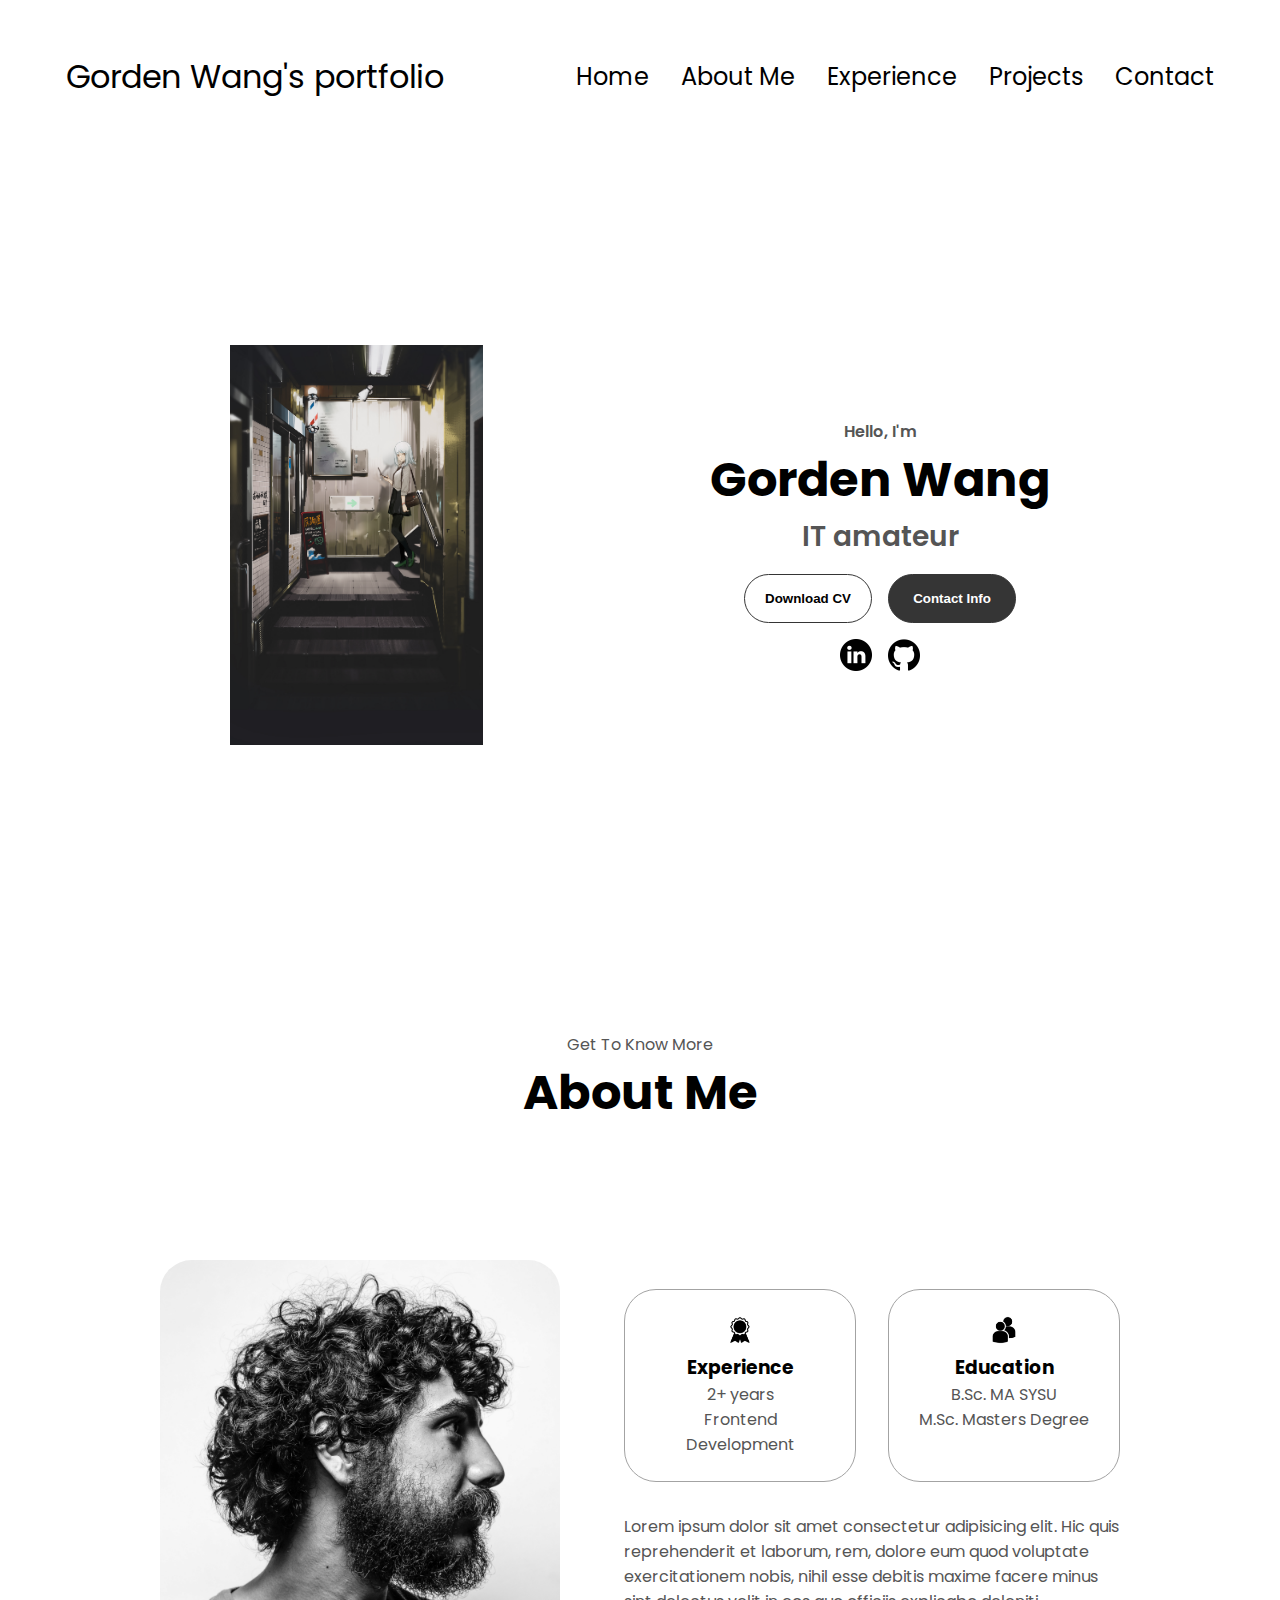
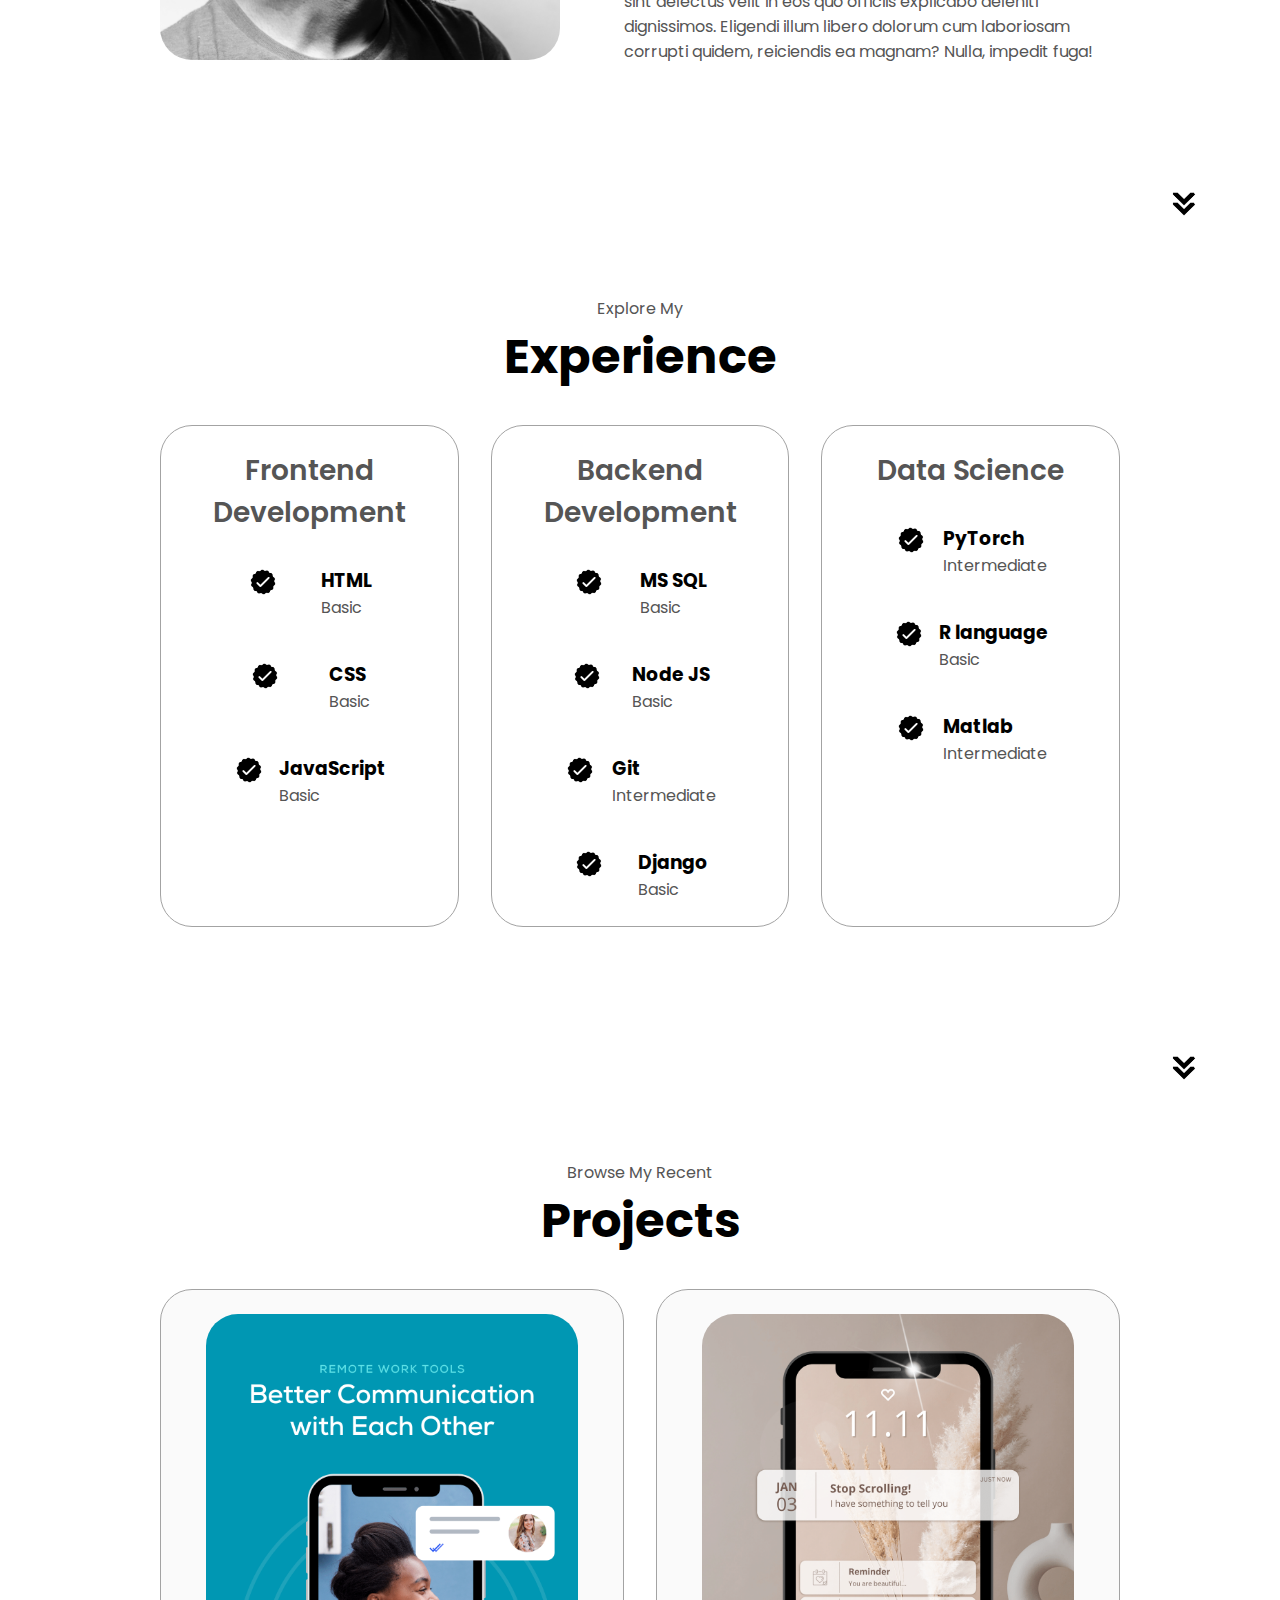
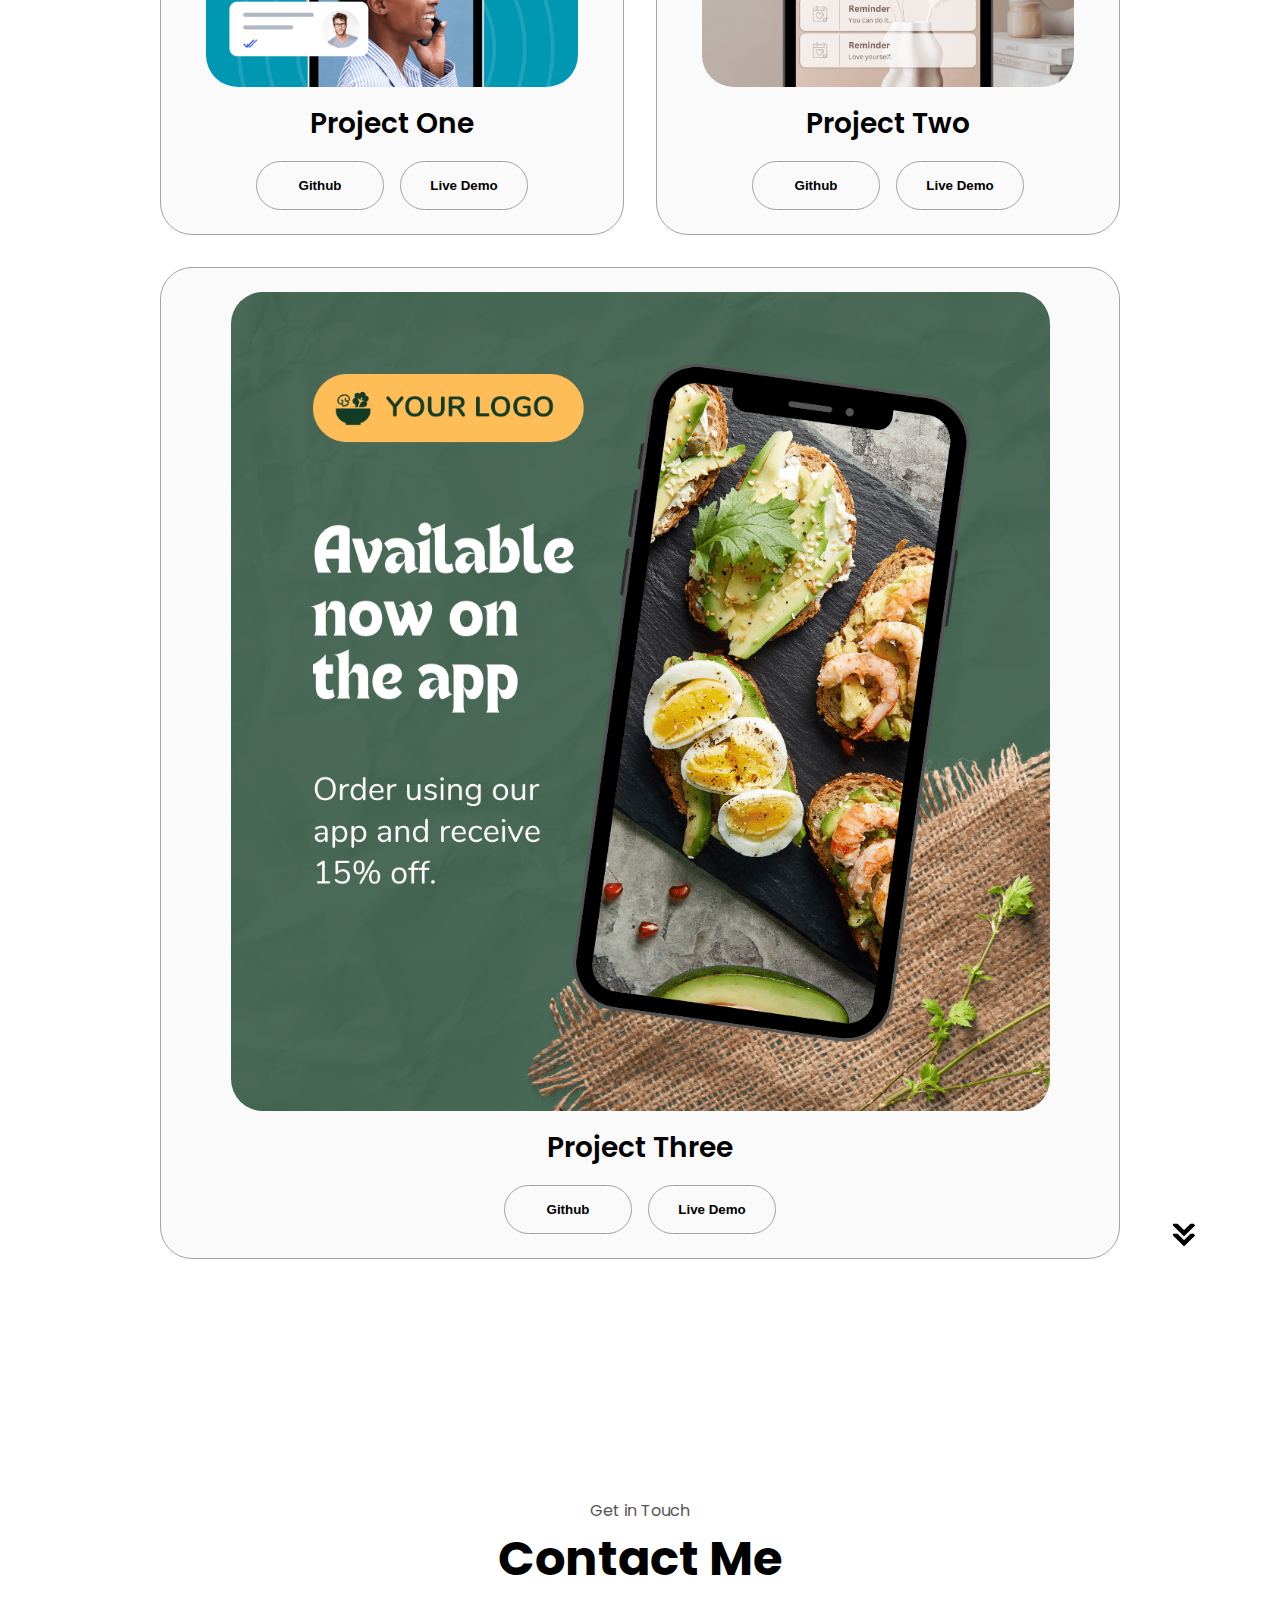
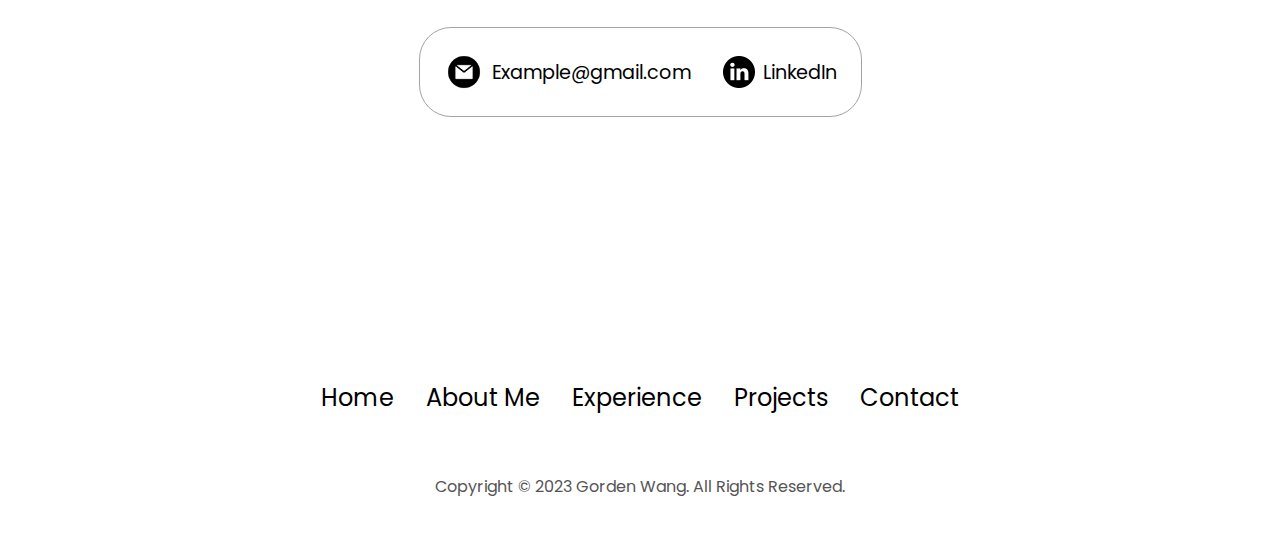
<file: portfolio.html>
<!DOCTYPE html>
<html lang="en">
  <head>
    <meta charset="UTF-8" />
    <meta http-equiv="X-UA-Compatible" content="IE=edge" />
    <meta name="viewport" content="width=device-width, initial-scale=1.0" />
    <title>My Portfolio</title>
    <link rel="stylesheet" href="./style/portfolio.css" />
    <link rel="stylesheet" href="./style/mediaqueries.css" />
  </head>
  <body>
    <nav id="desktop-nav">
      <div class="logo">Gorden Wang's portfolio</div>
      <div>
        <ul class="nav-links">
          <li><a href="./index.html">Home</a></li>
          <li><a href="#about">About Me</a></li>
          <li><a href="#experience">Experience</a></li>
          <li><a href="#projects">Projects</a></li>
          <li><a href="#contact">Contact</a></li>
        </ul>
      </div>
    </nav>
    <nav id="hamburger-nav">
      <div class="logo">Gorden Wang's portfolio</div>
      <div class="hamburger-menu">
        <div class="hamburger-icon" onclick="toggleMenu()">
          <span></span>
          <span></span>
          <span></span>
        </div>
        <div class="menu-links">
          <li><a href="./index.html">Home</a></li>
          <li><a href="#about" onclick="toggleMenu()">About Me</a></li>
          <li><a href="#experience" onclick="toggleMenu()">Experience</a></li>
          <li><a href="#projects" onclick="toggleMenu()">Projects</a></li>
          <li><a href="#contact" onclick="toggleMenu()">Contact</a></li>
        </div>
      </div>
    </nav>
    <section id="profile">
      <div class="section__pic-container">
        <img src="./assets/profile-pic.png" alt="Gorden Wang profile picture" />
      </div>
      <div class="section__text">
        <p class="section__text__p1">Hello, I'm</p>
        <h1 class="title">Gorden Wang</h1>
        <p class="section__text__p2">IT amateur</p>
        <div class="btn-container">
          <button
            class="btn btn-color-2"
            onclick="window.open('./assets/resume-example.pdf')"
          >
            Download CV
          </button>
          <button class="btn btn-color-1" onclick="location.href='./#contact'">
            Contact Info
          </button>
        </div>
        <div id="socials-container">
          <img
            src="./assets/linkedin.png"
            alt="My LinkedIn profile"
            class="icon"
            onclick="location.href='https://linkedin.com/'"
          />
          <img
            src="./assets/github.png"
            alt="My Github profile"
            class="icon"
            onclick="location.href='https://github.com/'"
          />
        </div>
      </div>
    </section>
    <section id="about">
      <p class="section__text__p1">Get To Know More</p>
      <h1 class="title">About Me</h1>
      <div class="section-container">
        <div class="section__pic-container">
          <img
            src="./assets/about-pic.png"
            alt="Profile picture"
            class="about-pic"
          />
        </div>
        <div class="about-details-container">
          <div class="about-containers">
            <div class="details-container">
              <img
                src="./assets/experience.png"
                alt="Experience icon"
                class="icon"
              />
              <h3>Experience</h3>
              <p>2+ years <br />Frontend Development</p>
            </div>
            <div class="details-container">
              <img
                src="./assets/education.png"
                alt="Education icon"
                class="icon"
              />
              <h3>Education</h3>
              <p>B.Sc. MA SYSU<br />M.Sc. Masters Degree</p>
            </div>
          </div>
          <div class="text-container">
            <p>
              Lorem ipsum dolor sit amet consectetur adipisicing elit. Hic quis
              reprehenderit et laborum, rem, dolore eum quod voluptate
              exercitationem nobis, nihil esse debitis maxime facere minus sint
              delectus velit in eos quo officiis explicabo deleniti dignissimos.
              Eligendi illum libero dolorum cum laboriosam corrupti quidem,
              reiciendis ea magnam? Nulla, impedit fuga!
            </p>
          </div>
        </div>
      </div>
      <img
        src="./assets/arrow.png"
        alt="Arrow icon"
        class="icon arrow"
        onclick="location.href='#experience'"
      />
    </section>
    <section id="experience">
      <p class="section__text__p1">Explore My</p>
      <h1 class="title">Experience</h1>
      <div class="experience-details-container">
        <div class="about-containers">
          <div class="details-container">
            <h2 class="experience-sub-title">Frontend Development</h2>
            <div class="article-container">
              <article>
                <img
                  src="./assets/checkmark.png"
                  alt="Experience icon"
                  class="icon"
                />
                <div>
                  <h3>HTML</h3>
                  <p>Basic</p>
                </div>
              </article>
              <article>
                <img
                  src="./assets/checkmark.png"
                  alt="Experience icon"
                  class="icon"
                />
                <div>
                  <h3>CSS</h3>
                  <p>Basic</p>
                </div>
              </article>
              <article>
                <img
                  src="./assets/checkmark.png"
                  alt="Experience icon"
                  class="icon"
                />
                <div>
                  <h3>JavaScript</h3>
                  <p>Basic</p>
                </div>
              </article>
            </div>
          </div>
          <div class="details-container">
            <h2 class="experience-sub-title">Backend Development</h2>
            <div class="article-container">
              <article>
                <img
                  src="./assets/checkmark.png"
                  alt="Experience icon"
                  class="icon"
                />
                <div>
                  <h3>MS SQL</h3>
                  <p>Basic</p>
                </div>
              </article>
              <article>
                <img
                  src="./assets/checkmark.png"
                  alt="Experience icon"
                  class="icon"
                />
                <div>
                  <h3>Node JS</h3>
                  <p>Basic</p>
                </div>
              </article>
              <article>
                <img
                  src="./assets/checkmark.png"
                  alt="Experience icon"
                  class="icon"
                />
                <div>
                  <h3>Git</h3>
                  <p>Intermediate</p>
                </div>
              </article>
              <article>
                <img
                  src="./assets/checkmark.png"
                  alt="Experience icon"
                  class="icon"
                />
                <div>
                  <h3>Django</h3>
                  <p>Basic</p>
                </div>
              </article>
            </div>
          </div>
          <div class="details-container">
            <h2 class="experience-sub-title">Data Science</h2>
            <div class="article-container">
              <article>
                <img
                  src="./assets/checkmark.png"
                  alt="Experience icon"
                  class="icon"
                />
                <div>
                  <h3>PyTorch</h3>
                  <p>Intermediate</p>
                </div>
              </article>
              <article>
                <img
                  src="./assets/checkmark.png"
                  alt="Experience icon"
                  class="icon"
                />
                <div>
                  <h3>R language</h3>
                  <p>Basic</p>
                </div>
              </article>
              <article>
                <img
                  src="./assets/checkmark.png"
                  alt="Experience icon"
                  class="icon"
                />
                <div>
                  <h3>Matlab</h3>
                  <p>Intermediate</p>
                </div>
              </article>
            </div>
          </div>
        </div>
      </div>
      <img
        src="./assets/arrow.png"
        alt="Arrow icon"
        class="icon arrow"
        onclick="location.href='#projects'"
      />
    </section>
    <section id="projects">
      <p class="section__text__p1">Browse My Recent</p>
      <h1 class="title">Projects</h1>
      <div class="experience-details-container">
        <div class="about-containers">
          <div class="details-container color-container">
            <div class="article-container">
              <img
                src="./assets/project-1.png"
                alt="Project 1"
                class="project-img"
              />
            </div>
            <h2 class="experience-sub-title project-title">Project One</h2>
            <div class="btn-container">
              <button
                class="btn btn-color-2 project-btn"
                onclick="location.href='https://github.com/'"
              >
                Github
              </button>
              <button
                class="btn btn-color-2 project-btn"
                onclick="location.href='https://github.com/'"
              >
                Live Demo
              </button>
            </div>
          </div>
          <div class="details-container color-container">
            <div class="article-container">
              <img
                src="./assets/project-2.png"
                alt="Project 2"
                class="project-img"
              />
            </div>
            <h2 class="experience-sub-title project-title">Project Two</h2>
            <div class="btn-container">
              <button
                class="btn btn-color-2 project-btn"
                onclick="location.href='https://github.com/'"
              >
                Github
              </button>
              <button
                class="btn btn-color-2 project-btn"
                onclick="location.href='https://github.com/'"
              >
                Live Demo
              </button>
            </div>
          </div>
          <div class="details-container color-container">
            <div class="article-container">
              <img
                src="./assets/project-3.png"
                alt="Project 3"
                class="project-img"
              />
            </div>
            <h2 class="experience-sub-title project-title">Project Three</h2>
            <div class="btn-container">
              <button
                class="btn btn-color-2 project-btn"
                onclick="location.href='https://github.com/'"
              >
                Github
              </button>
              <button
                class="btn btn-color-2 project-btn"
                onclick="location.href='https://github.com/'"
              >
                Live Demo
              </button>
            </div>
          </div>
        </div>
      </div>
      <img
        src="./assets/arrow.png"
        alt="Arrow icon"
        class="icon arrow"
        onclick="location.href='#contact'"
      />
    </section>
    <section id="contact">
      <p class="section__text__p1">Get in Touch</p>
      <h1 class="title">Contact Me</h1>
      <div class="contact-info-upper-container">
        <div class="contact-info-container">
          <img
            src="./assets/email.png"
            alt="Email icon"
            class="icon contact-icon email-icon"
          />
          <p><a href="mailto:examplemail@gmail.com">Example@gmail.com</a></p>
        </div>
        <div class="contact-info-container">
          <img
            src="./assets/linkedin.png"
            alt="LinkedIn icon"
            class="icon contact-icon"
          />
          <p><a href="https://www.linkedin.com">LinkedIn</a></p>
        </div>
      </div>
    </section>
    <footer>
      <nav>
        <div class="nav-links-container">
          <ul class="nav-links">
            <li><a href="./index.html">Home</a></li>
            <li><a href="#about">About Me</a></li>
            <li><a href="#experience">Experience</a></li>
            <li><a href="#projects">Projects</a></li>
            <li><a href="#contact">Contact</a></li>
          </ul>
        </div>
      </nav>
      <p>Copyright &#169; 2023 Gorden Wang. All Rights Reserved.</p>
    </footer>
    <script src="./script/portfolio.js"></script>
  </body>
</html>
</file>
<file: style/portfolio.css>
/* GENERAL */

@import url("https://fonts.googleapis.com/css2?family=Poppins:wght@300;400;500;600&display=swap");

* {
  margin: 0;
  padding: 0;
}

body {
  font-family: "Poppins", sans-serif;
}

html {
  scroll-behavior: smooth;
}

p {
  color: rgb(85, 85, 85);
}

/* TRANSITION */

a,
.btn {
  transition: all 300ms ease;
}

/* DESKTOP NAV */

nav,
.nav-links {
  display: flex;
}

nav {
  justify-content: space-around;
  align-items: center;
  height: 17vh;
}

.nav-links {
  gap: 2rem;
  list-style: none;
  font-size: 1.5rem;
}

a {
  color: black;
  text-decoration: none;
  text-decoration-color: white;
}

a:hover {
  color: grey;
  text-decoration: underline;
  text-underline-offset: 1rem;
  text-decoration-color: rgb(181, 181, 181);
}

.logo {
  font-size: 2rem;
}

.logo:hover {
  cursor: default;
}

/* HAMBURGER MENU */

#hamburger-nav {
  display: none;
}

.hamburger-menu {
  position: relative;
  display: inline-block;
}

.hamburger-icon {
  display: flex;
  flex-direction: column;
  justify-content: space-between;
  height: 24px;
  width: 30px;
  cursor: pointer;
}

.hamburger-icon span {
  width: 100%;
  height: 2px;
  background-color: black;
  transition: all 0.3 ease-in-out;
}

.menu-links {
  position: absolute;
  top: 100%;
  right: 0;
  background-color: white;
  width: fit-content;
  max-height: 0;
  overflow: hidden;
  transition: all 0.3 ease-in-out;
}

.menu-links a {
  display: block;
  padding: 10px;
  text-align: center;
  font-size: 1.5rem;
  color: black;
  text-decoration: none;
  transition: all 0.3 ease-in-out;
}

.menu-links li {
  list-style: none;
}

.menu-links.open {
  max-height: 300px;
}

.hamburger-icon.open span:first-child {
  transform: rotate(45deg) translate(10px, 5px);
}

.hamburger-icon.open span:nth-child(2) {
  opacity: 0;
}

.hamburger-icon.open span:last-child {
  transform: rotate(-45deg) translate(10px, -5px);
}

.hamburger-icon span:first-child {
  transform: none;
}

.hamburger-icon span:first-child {
  opacity: 1;
}

.hamburger-icon span:first-child {
  transform: none;
}

/* SECTIONS */

section {
  padding-top: 4vh;
  height: 96vh;
  margin: 0 10rem;
  box-sizing: border-box;
  min-height: fit-content;
}

.section-container {
  display: flex;
}

/* PROFILE SECTION */

#profile {
  display: flex;
  justify-content: center;
  gap: 5rem;
  height: 80vh;
}

.section__pic-container {
  display: flex;
  height: 400px;
  width: 400px;
  margin: auto 0;
}

.section__text {
  align-self: center;
  text-align: center;
}

.section__text p {
  font-weight: 600;
}

.section__text__p1 {
  text-align: center;
}

.section__text__p2 {
  font-size: 1.75rem;
  margin-bottom: 1rem;
}

.title {
  font-size: 3rem;
  text-align: center;
}

#socials-container {
  display: flex;
  justify-content: center;
  margin-top: 1rem;
  gap: 1rem;
}

/* ICONS */

.icon {
  cursor: pointer;
  height: 2rem;
}

/* BUTTONS */

.btn-container {
  display: flex;
  justify-content: center;
  gap: 1rem;
}

.btn {
  font-weight: 600;
  transition: all 300ms ease;
  padding: 1rem;
  width: 8rem;
  border-radius: 2rem;
}

.btn-color-1,
.btn-color-2 {
  border: rgb(53, 53, 53) 0.1rem solid;
}

.btn-color-1:hover,
.btn-color-2:hover {
  cursor: pointer;
}

.btn-color-1,
.btn-color-2:hover {
  background: rgb(53, 53, 53);
  color: white;
}

.btn-color-1:hover {
  background: rgb(0, 0, 0);
}

.btn-color-2 {
  background: none;
}

.btn-color-2:hover {
  border: rgb(255, 255, 255) 0.1rem solid;
}

.btn-container {
  gap: 1rem;
}

/* ABOUT SECTION */

#about {
  position: relative;
}

.about-containers {
  gap: 2rem;
  margin-bottom: 2rem;
  margin-top: 2rem;
}

.about-details-container {
  justify-content: center;
  flex-direction: column;
}

.about-containers,
.about-details-container {
  display: flex;
}

.about-pic {
  border-radius: 2rem;
}

.arrow {
  position: absolute;
  right: -5rem;
  bottom: 2.5rem;
}

.details-container {
  padding: 1.5rem;
  flex: 1;
  background: white;
  border-radius: 2rem;
  border: rgb(53, 53, 53) 0.1rem solid;
  border-color: rgb(163, 163, 163);
  text-align: center;
}

.section-container {
  gap: 4rem;
  height: 80%;
}

.section__pic-container {
  height: 400px;
  width: 400px;
  margin: auto 0;
}

/* EXPERIENCE SECTION */

#experience {
  position: relative;
}

.experience-sub-title {
  color: rgb(85, 85, 85);
  font-weight: 600;
  font-size: 1.75rem;
  margin-bottom: 2rem;
}

.experience-details-container {
  display: flex;
  justify-content: center;
  flex-direction: column;
}

.article-container {
  display: flex;
  text-align: initial;
  flex-wrap: wrap;
  flex-direction: row;
  gap: 2.5rem;
  justify-content: space-around;
}

article {
  display: flex;
  width: 10rem;
  justify-content: space-around;
  gap: 0.5rem;
}

article .icon {
  cursor: default;
}

/* PROJECTS SECTION */

#projects {
  position: relative;
}

.color-container {
  border-color: rgb(163, 163, 163);
  background: rgb(250, 250, 250);
}

.project-img {
  border-radius: 2rem;
  width: 90%;
  height: 90%;
}

.project-title {
  margin: 1rem;
  color: black;
}

.project-btn {
  color: black;
  border-color: rgb(163, 163, 163);
}

/* CONTACT */

#contact {
  display: flex;
  justify-content: center;
  flex-direction: column;
  height: 70vh;
}

.contact-info-upper-container {
  display: flex;
  justify-content: center;
  border-radius: 2rem;
  border: rgb(53, 53, 53) 0.1rem solid;
  border-color: rgb(163, 163, 163);
  background: (250, 250, 250);
  margin: 2rem auto;
  padding: 0.5rem;
}

.contact-info-container {
  display: flex;
  align-items: center;
  justify-content: center;
  gap: 0.5rem;
  margin: 1rem;
}

.contact-info-container p {
  font-size: larger;
}

.contact-icon {
  cursor: default;
}

.email-icon {
  height: 2.5rem;
}

/* FOOTER SECTION */

footer {
  height: 26vh;
  margin: 0 1rem;
}

footer p {
  text-align: center;
}
</file>
<file: style/mediaqueries.css>
@media screen and (max-width: 1400px) {
  #profile {
    height: 83vh;
    margin-bottom: 6rem;
  }
  .about-containers {
    flex-wrap: wrap;
  }
}

@media screen and (max-width: 1200px) {
  #desktop-nav {
    display: none;
  }
  #hamburger-nav {
    display: flex;
  }
  #experience,
  .experience-details-container {
    margin-top: 2rem;
  }
  #profile,
  .section-container {
    display: block;
  }
  .arrow {
    display: none;
  }
  section,
  .section-container {
    height: fit-content;
  }
  section {
    margin: 0 5%;
  }
  .section__pic-container {
    width: 275px;
    height: 275px;
    margin: 0 auto 2rem;
  }
  .about-containers {
    margin-top: 0;
  }
}

@media screen and (max-width: 600px) {
  #contact,
  footer {
    height: 40vh;
  }
  #profile {
    height: 83vh;
    margin-bottom: 0;
  }
  article {
    font-size: 1rem;
  }
  footer nav {
    height: fit-content;
    margin-bottom: 2rem;
  }
  .about-containers,
  .contact-info-upper-container,
  .btn-container {
    flex-wrap: wrap;
  }
  .contact-info-container {
    margin: 0;
  }
  .contact-info-container p,
  .nav-links li a {
    font-size: 1rem;
  }
  .experience-sub-title {
    font-size: 1.25rem;
  }
  .logo {
    font-size: 1.5rem;
  }
  .nav-links {
    flex-direction: column;
    gap: 0.5rem;
    text-align: center;
  }
  .section__pic-container {
    width: auto;
    height: 46vw;
    justify-content: center;
  }
  .section__text__p2 {
    font-size: 1.25rem;
  }
  .title {
    font-size: 2rem;
  }
  .text-container {
    text-align: justify;
  }
}
</file>
